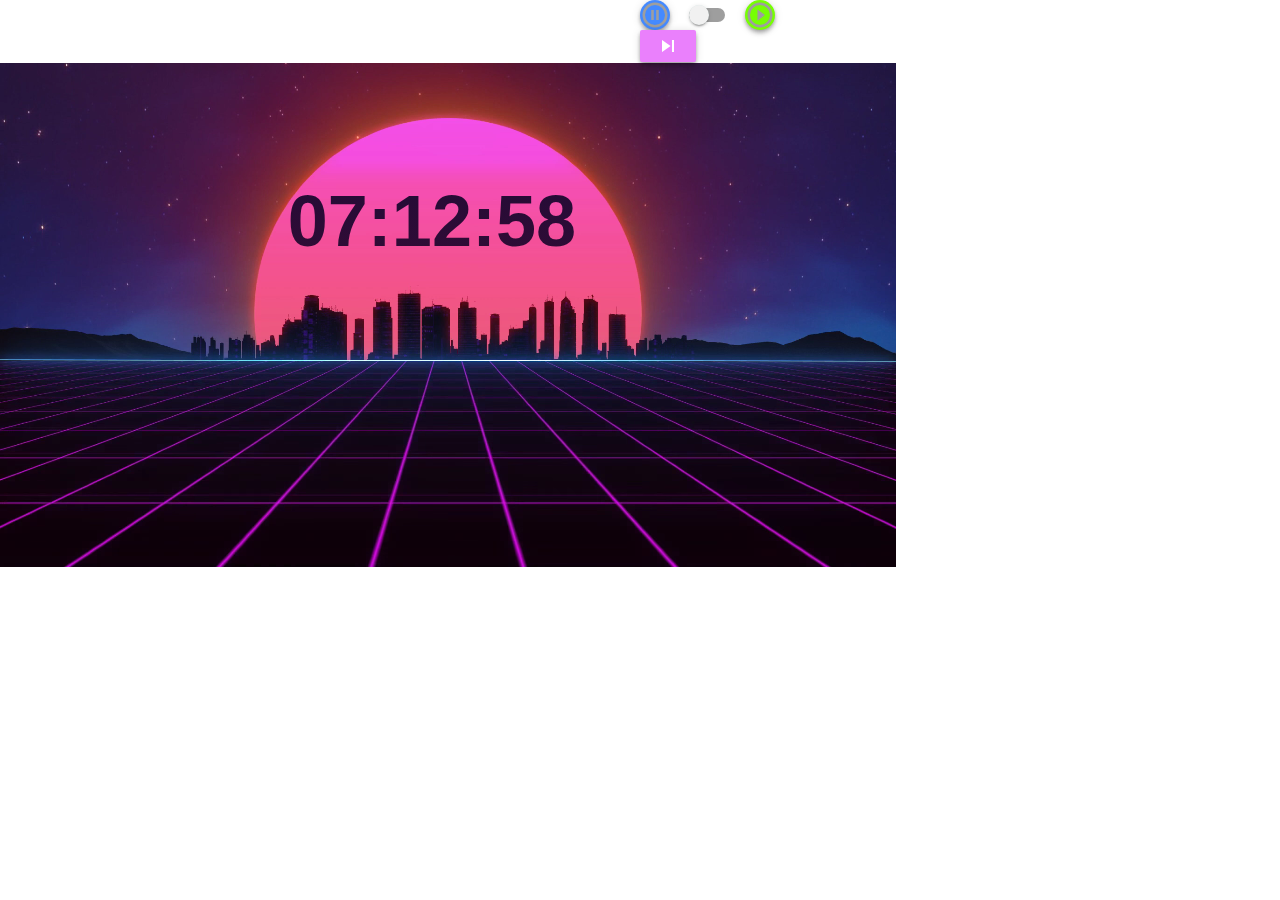
<file: index.html>
<!DOCTYPE html>
<html>
<head>
	<meta charset="utf-8">
	<title>Relógio</title>
	<link rel="stylesheet" href="css/relogio.css">
	<link type="text/css" rel="stylesheet" href="css/materialize.min.css"  media="screen,projection"/>
	<link href="https://fonts.googleapis.com/icon?family=Material+Icons" rel="stylesheet">
	
</head>

<body onload="relogio()" >
	<video autoplay loop muted class="video">
		<source src="video/swloop.webm" type="video/webm">
		<source src="video/swloop.mp4" type="video/mp4">
	</video>
	<div class="fundo" >
		<audio id ="audio"src="audio/audio.mp3" controls>
		</audio>
		<div class="fundo">
			<div id="relogio">
			</div>
		</div>
	<div/>
	    

	<div class="switch botao">
	    <label>
	     <i class="small circle z-depth-2 blue accent-2 waves-effect  material-icons" onclick="pause()">pause_circle_outline</i>  
	      <input type="checkbox">
	      <span class="lever" onclick="pause()"></span>
	      <i class="small circle z-depth-2 light-green accent-3 waves-effect  material-icons" onclick="pause()">play_circle_outline</i>
	    </label>
 	 </div>	

	<button class="botao playlist waves-effect purple accent-1 z-depth-2 btn-small material-icons" onclick="playlist()" >skip_next</button>	

	


	<script type="text/javascript" src="javaScript/relogio.js"></script>
	<script type="text/javascript" src="javaScript/playlist.js"></script>
</body>
</html>
</file>
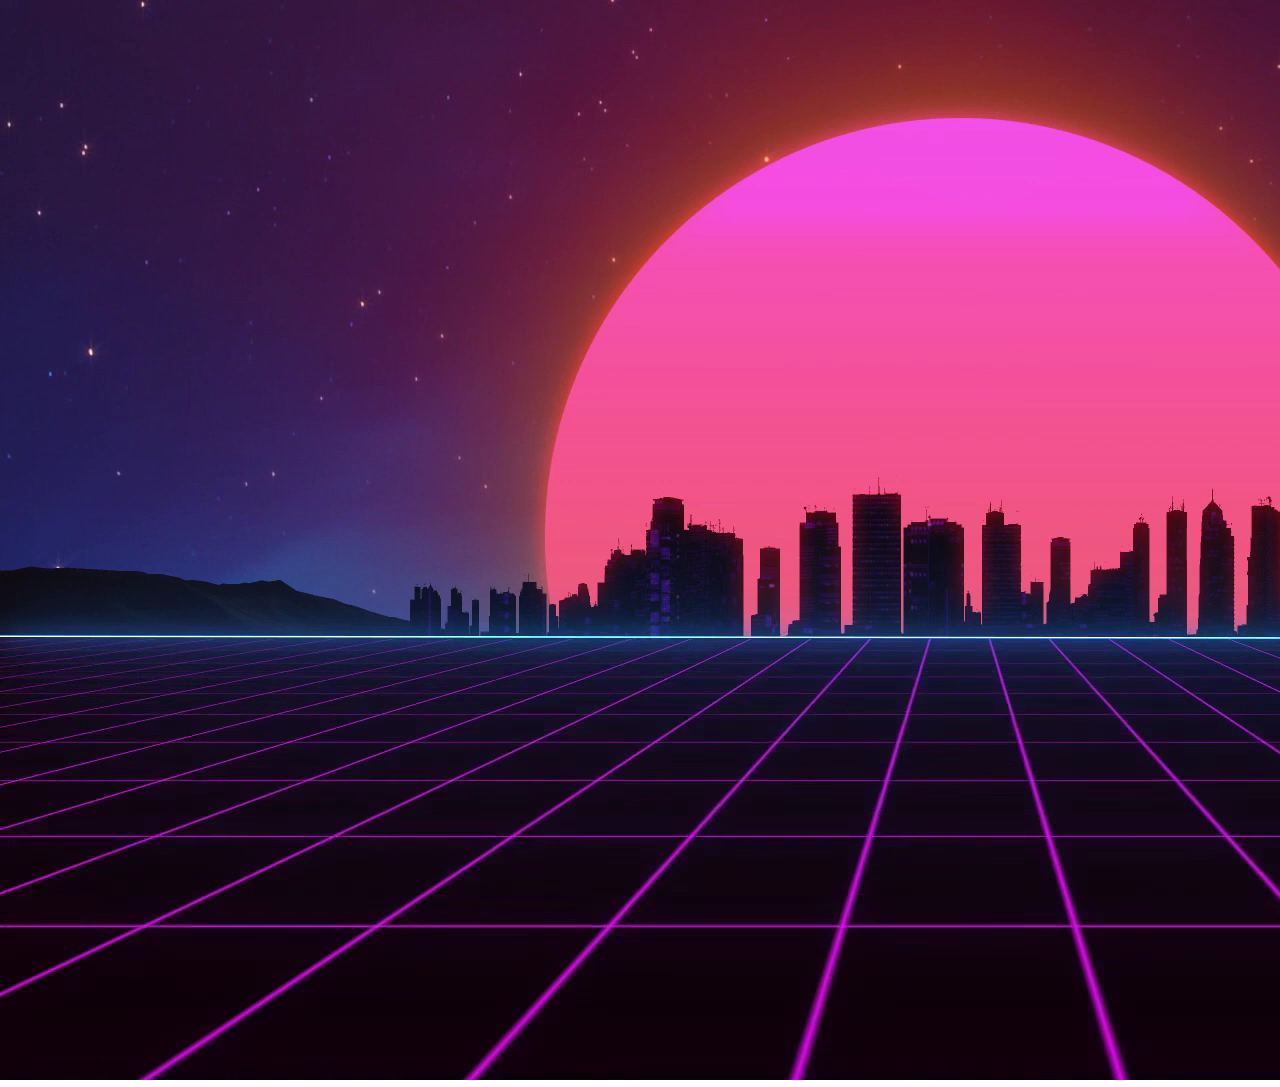
<file: test.html>
<!DOCTYPE html>
<html>
<head>
	<meta charset="utf-8">
	<title>Relógio</title>
	<link rel="stylesheet" href="css/relogio.css">
	<link type="text/css" rel="stylesheet" href="css/materialize.min.css"  media="screen,projection"/>
	<link href="https://fonts.googleapis.com/icon?family=Material+Icons" rel="stylesheet">

</head>

<body>
	<video src="video/swloop.webm" autoplay loop muted class="bg_video">
			
	</video> 
  
  
</video>



</body>
</html>
</file>
<file: css/relogio.css>
.video{
	top: 0px;
	left: 0px;

	width: 70%; 
	height: 70%;
	
	position: absolute;
	background-size: cover; 
	

}

#relogio{
	/*color: #cca300;*/
	font:bold 72px Arial;
	
	right: 55%;	
	top: 20%;

	position: absolute;

	animation: AnimationName 11s ease infinite;
	background: linear-gradient(0deg, #c31432, #240b36);
	background-size: 1200% 1200%;

	-webkit-background-clip: text;
			background-clip: text;
	-webkit-text-fill-color: transparent;
}

@keyframes AnimationName {
    0%{background-position:49% 0%}
    50%{background-position:52% 100%}
    100%{background-position:49% 0%}
}

.botao{
	left: 50%;
	top: 25%;
	height: 110%;
	position: relative;
	
}
.playlist{
	position: relative;
}
#audio{
	display: none;
}
</file>
